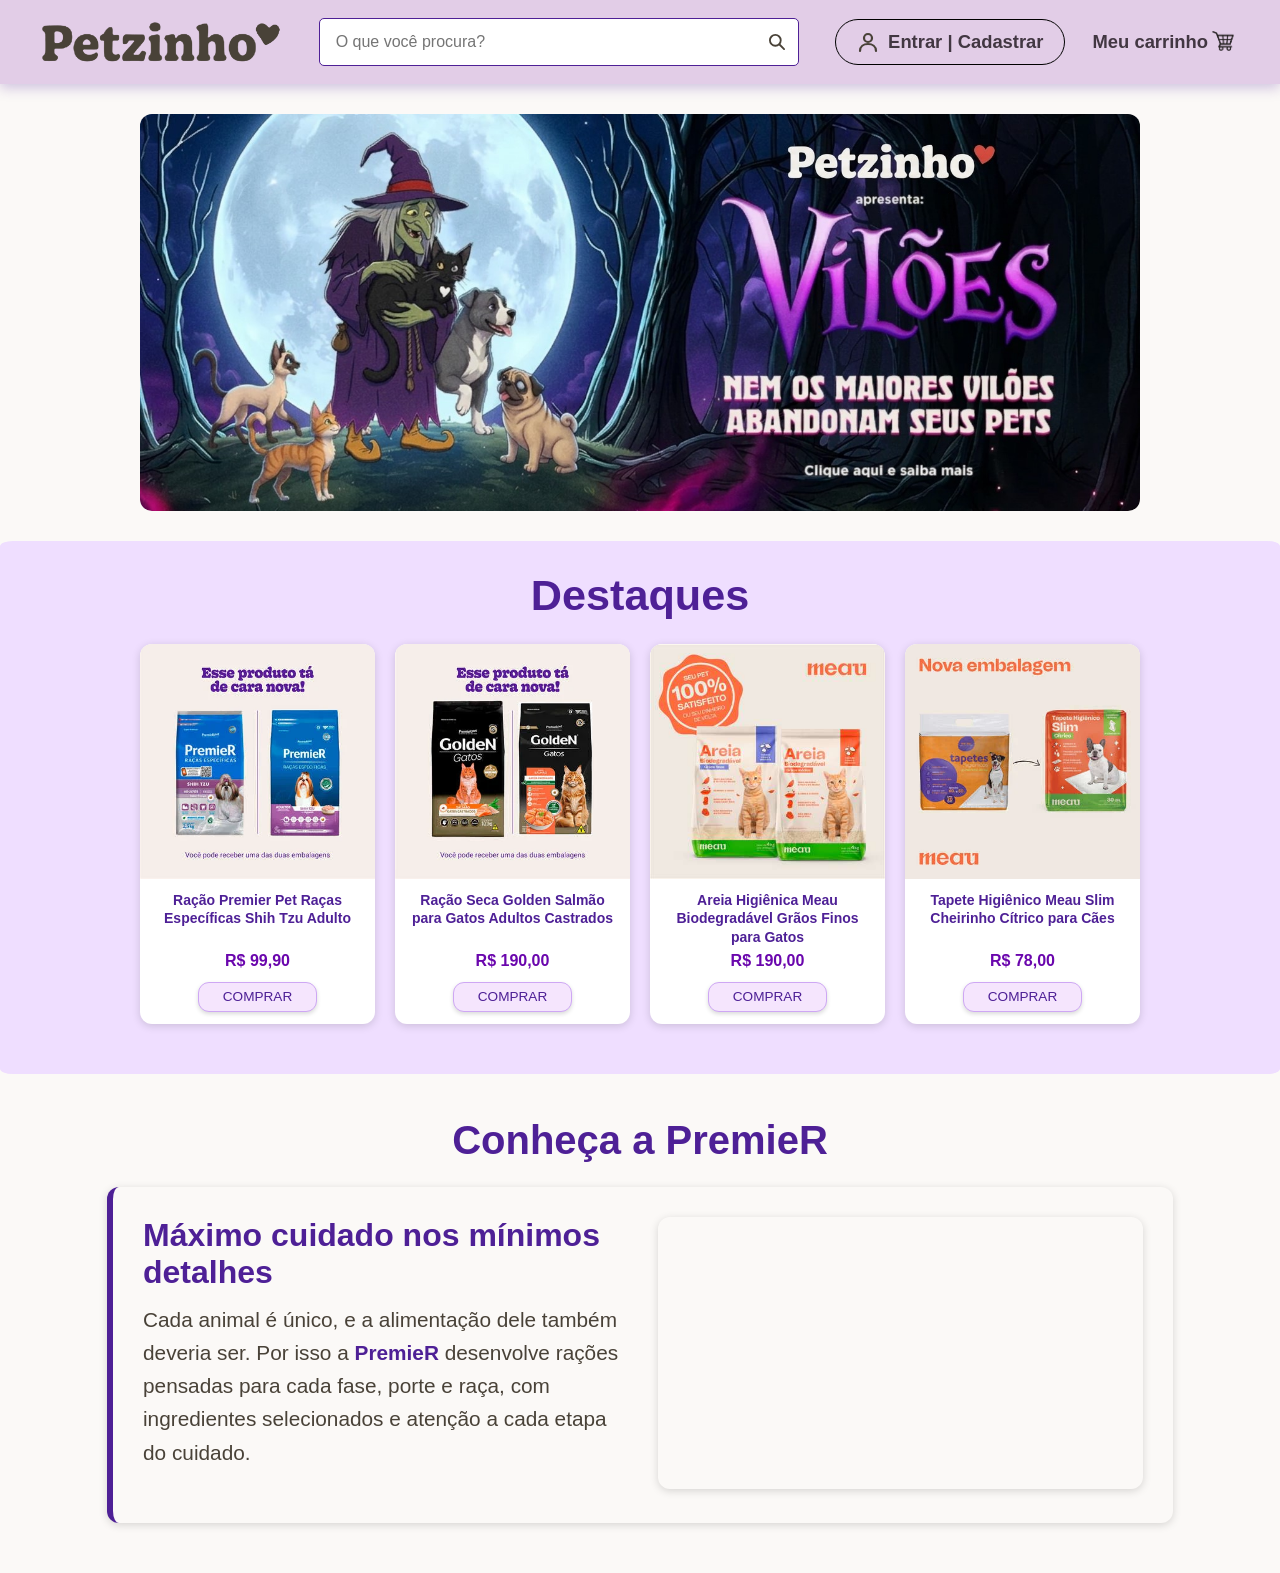
<file: index.html>
<!DOCTYPE html>
<html lang="pt-br">

<head>
    <meta charset="UTF-8">
    <meta name="viewport" content="width=device-width, initial-scale=1.0">

    <link rel="icon" type="image/png" href="assets/patas-favicon.png">
    <link rel="stylesheet" href="css/style.css">
    <link rel="stylesheet" href="css/home.css">
    <title>Petzinho</title>
</head>

<body class="home">
    <header>

        <div class="logo-header">
            <a href="index.html" aria-label="Ir para o Início">
                <img src="assets/logo.png" alt="Logo">
            </a>
        </div>

        <div class="search">
            <input type="search" placeholder="O que você procura?" aria-label="Buscar produtos">
            <button type="button" class="search-btn">
                <img src="assets/lupa.svg" alt="Buscar">
            </button>
        </div>


        <div class="header-right">

            <a href="#" class="login-header" aria-label="Entrar ou cadastrar">
                <img src="assets/pessoa.svg" alt="">
                <span class="label">Entrar | Cadastrar</span>
            </a>

            <div class="cart-header">
                <a href="cart.html">
                    <span class="label">Meu carrinho</span>
                    <img src="assets/carrinho-icone.png" alt="Carrinho">
                </a>
            </div>

        </div>
    </header>

    <div class="banner">
        <img src="assets/banner.jpg" alt="Foto do Banner">
    </div>

    <div class="products-section">
        <h2>Destaques</h2>

        <div class="products">
            <div class="card">
                <a href="product-cart.html">
                    <img src="assets/cachorro.webp" alt="Ração Premier Pet Raças Específicas Shih Tzu Adulto">
                </a>

                <div class="card-info">
                    <h3><a href="product-cart.html">Ração Premier Pet Raças Específicas Shih Tzu Adulto</a></h3>
                    <p>R$ 99,90</p>
                    <a href="product-cart.html" class="button">Comprar</a>
                </div>
            </div>

            <div class="card">
                <a href="product-cart-2.html">
                    <img src="assets/gato.webp" alt="Ração Seca Golden Salmão para Gatos Adultos Castrados">
                </a>

                <div class="card-info">
                    <h3><a href="product-cart-2.html">Ração Seca Golden Salmão para Gatos Adultos Castrados</a></h3>
                    <p>R$ 190,00</p>
                    <a href="product-cart-2.html" class="button">Comprar</a>
                </div>
            </div>

            <div class="card">
                <a href="product-cart-3.html">
                    <img src="assets/Areia.jpg" alt="Areia higiênica Meau para gatos">
                </a>

                <div class="card-info">
                    <h3><a href="product-cart-3.html">Areia Higiênica Meau Biodegradável Grãos Finos para Gatos</a></h3>
                    <p>R$ 190,00</p>
                    <a href="product-cart-3.html" class="button">Comprar</a>
                </div>
            </div>

            <div class="card">
                <a href="product-cart-4.html">
                    <img src="assets/tapete.webp" alt="Tapete higiênico Meau Slim para cães">
                </a>

                <div class="card-info">
                    <h3><a href="product-cart-4.html">Tapete Higiênico Meau Slim Cheirinho Cítrico para Cães</a></h3>
                    <p>R$ 78,00</p>
                    <a href="product-cart-4.html" class="button">Comprar</a>
                </div>
            </div>

        </div>

    </div>

    <div class="ad-section">

        <h2>Conheça a PremieR</h2>

        <div class="product-ad">
            <div class="ad-text">
                <h3>Máximo cuidado nos mínimos detalhes</h3>
                <p>Cada animal é único, e a alimentação dele também deveria ser. Por isso a <strong>PremieR</strong> desenvolve rações pensadas para cada fase, porte e raça, com ingredientes
                    selecionados e atenção a cada etapa do cuidado.</p>
            </div>
            <div class="ad-video">
                <iframe src="https://www.youtube.com/embed/iAzC0tPZ6Ms" title="Vídeo PremieR"></iframe>
            </div>
        </div>
    </div>
</body>

</html>
</file>
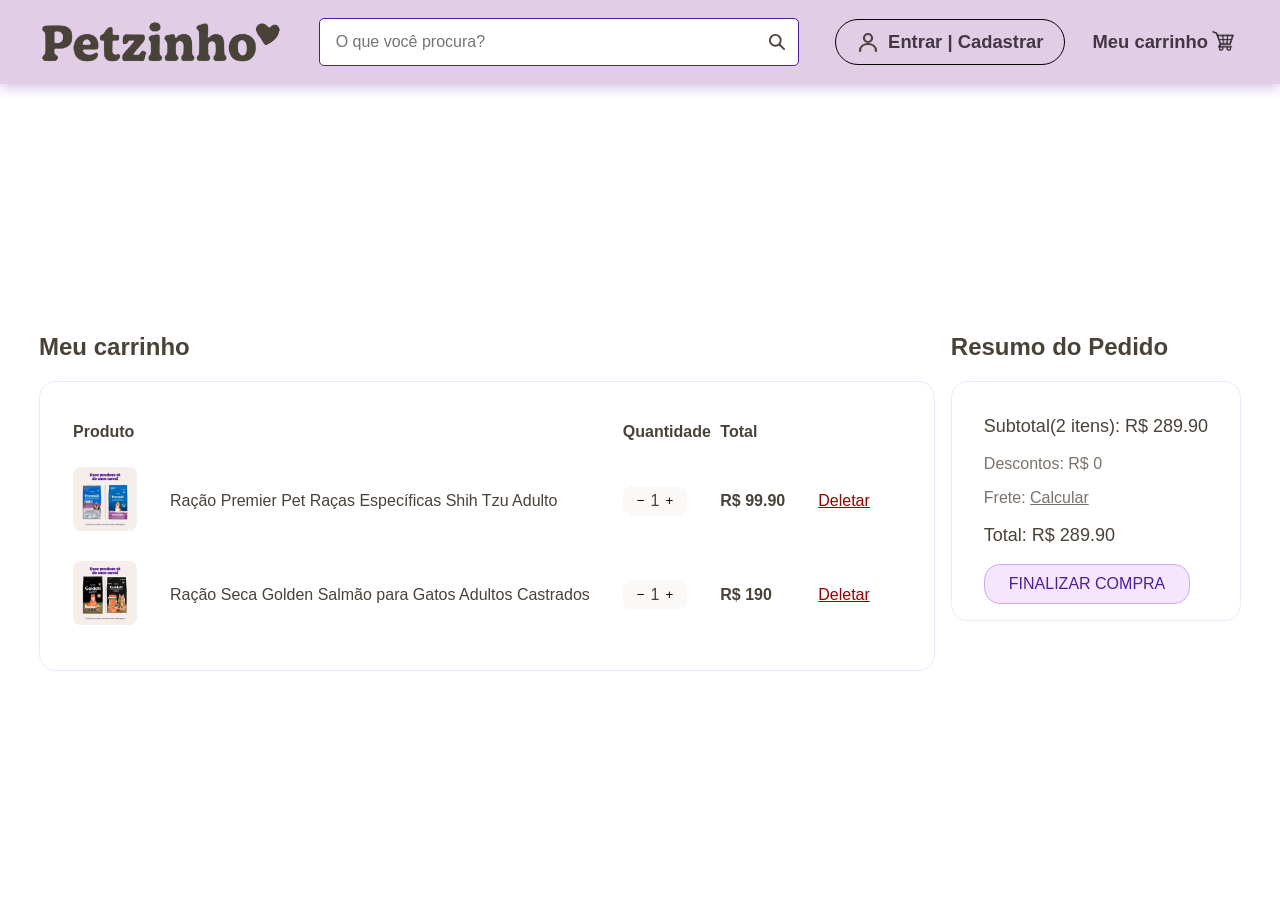
<file: cart.html>
<!DOCTYPE html>
<html lang="pt-br">

<head>
    <meta charset="UTF-8">
    <meta name="viewport" content="width=device-width, initial-scale=1.0">

    <link rel="icon" type="image/png" href="assets/patas-favicon.png">
    <link rel="stylesheet" href="css/style.css">
    <link rel="stylesheet" href="css/cart.css">
    <title>Meu carrinho</title>
</head>

<body>
    <header>

        <div class="logo-header">
            <a href="index.html" aria-label="Ir para o Início">
                <img src="assets/logo.png" alt="Logo">
            </a>
        </div>

        <div class="search">
            <input type="search" placeholder="O que você procura?" aria-label="Buscar produtos">
            <button type="button" class="search-btn">
                <img src="assets/lupa.svg" alt="Buscar">
            </button>
        </div>


        <div class="header-right">

            <a href="#" class="login-header" aria-label="Entrar ou cadastrar">
                <img src="assets/pessoa.svg" alt="">
                <span class="label">Entrar | Cadastrar</span>
            </a>

            <div class="cart-header">
                <a href="cart.html">
                    <span class="label">Meu carrinho</span>
                    <img src="assets/carrinho-icone.png" alt="Carrinho">
                </a>
            </div>

        </div>
    </header>
    <main>
        <div>
            <h2>Meu carrinho</h2>
            <div class="cart-container">
                <table>
                    <tr>
                        <th class="cart-header" colspan="2">Produto</th>
                        <th class="cart-header">Quantidade</th>
                        <th class="cart-header" colspan="2">Total</th>
                    </tr>
                    <tr class="product-row">
                        <td> <a href="product-cart.html"><img class="cart-product-img" src="assets/cachorro.webp" alt="Foto da ração de cachorro"></a></td>
                        <td> <a href="product-cart.html" class="cart-product-name">Ração Premier Pet Raças Específicas Shih Tzu Adulto</a></td>
                        <td>
                            <div class="quantity-button">
                                <button>−</button>
                                <span>1</span>
                                <button>+</button>
                            </div>
                        </td>
                        <td class="cart-price">R$ 99.90</td>
                        <td><span class="underlined-text warning-text">Deletar</span></td>
                    </tr>
                    <tr class="product-row">
                        <td> <a href="product-cart-2.html"> <img class="cart-product-img" src="assets/gato.webp" alt="Foto da ração de gato"></a></td>
                        <td> <a href="product-cart-2.html" class="cart-product-name">Ração Seca Golden Salmão para Gatos Adultos Castrados</a></td>
                        <td>
                            <div class="quantity-button">
                                <button>−</button>
                                <span>1</span>
                                <button>+</button>
                            </div>
                        </td>
                        <td class="cart-price">R$ 190</td>
                        <td><span class="underlined-text warning-text">Deletar</span></td>
                    </tr>
                </table>
            </div>
        </div>
        <div class="order-summary">
            <h2>Resumo do Pedido</h2>
            <div class="cart-container">
                <p class="cart-summary-highlight">Subtotal(2 itens): R$ 289.90</p>
                <p class="cart-summary">Descontos: R$ 0</p>
                <p class="cart-summary">
                    Frete: <span class="underlined-text cart-summary">Calcular</span>
                </p>
                <p class="cart-summary-highlight">Total: R$ 289.90</p>
                <button class="button">Finalizar Compra</button>
            </div>
        </div>  
    </main>
    <footer></footer>
</body>

</html>
</file>
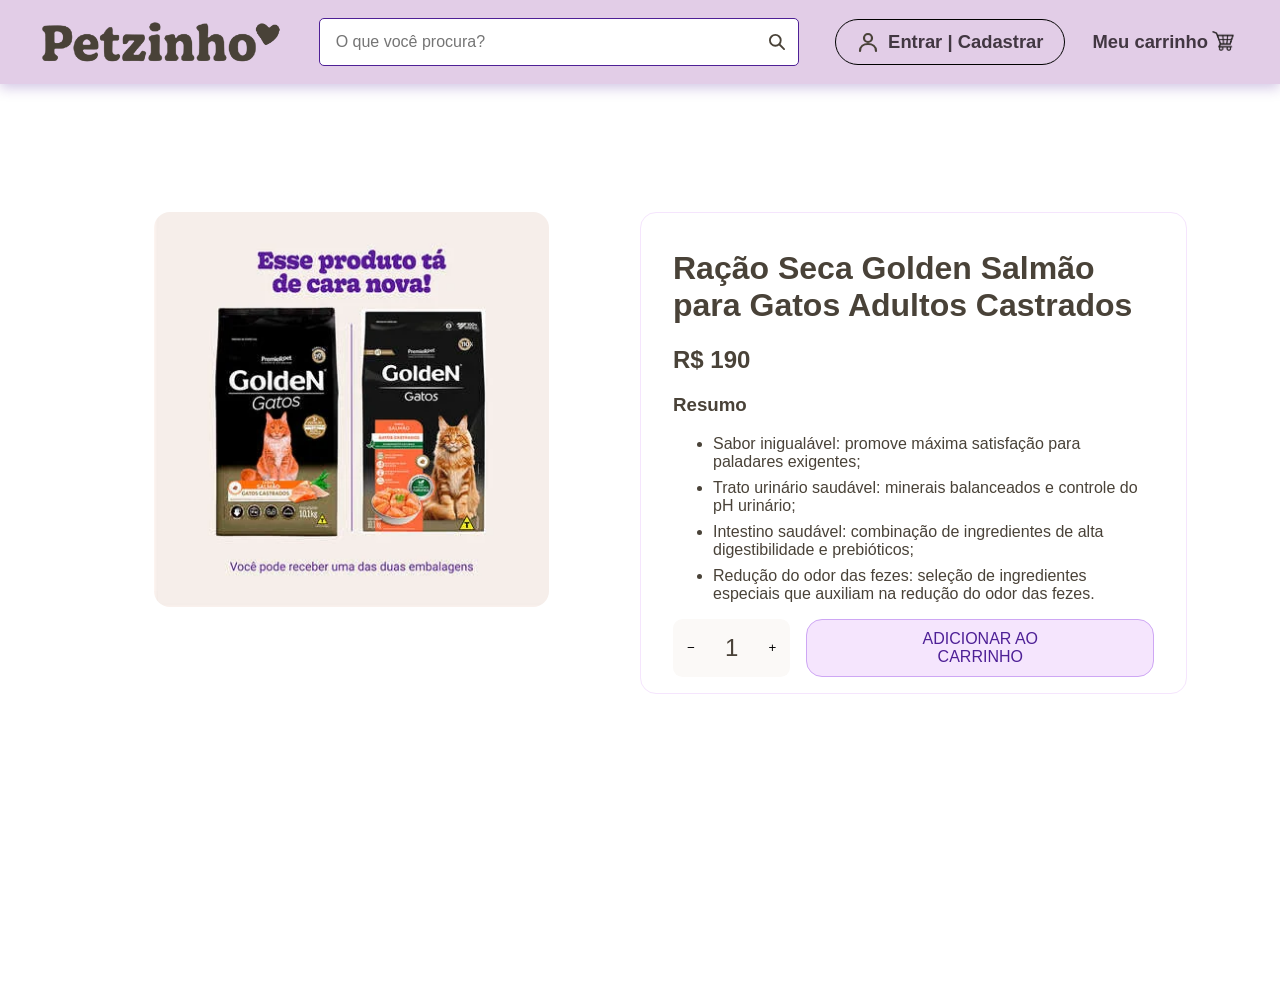
<file: product-cart-2.html>
<!DOCTYPE html>
<html lang="pt-br">

<head>
    <meta charset="UTF-8">
    <meta name="viewport" content="width=device-width, initial-scale=1.0">

    <link rel="icon" type="image/png" href="assets/patas-favicon.png">
    <link rel="stylesheet" href="css/style.css">
    <link rel="stylesheet" href="css/product.css">
    <title>Ração Golden Salmão para Gatos</title>
</head>

<body>
    <header>

        <div class="logo-header">
            <a href="index.html" aria-label="Ir para o Início">
                <img src="assets/logo.png" alt="Logo">
            </a>
        </div>

        <div class="search">
            <input type="search" placeholder="O que você procura?" aria-label="Buscar produtos">
            <button type="button" class="search-btn">
                <img src="assets/lupa.svg" alt="Buscar">
            </button>
        </div>


        <div class="header-right">

            <a href="#" class="login-header" aria-label="Entrar ou cadastrar">
                <img src="assets/pessoa.svg" alt="">
                <span class="label">Entrar | Cadastrar</span>
            </a>

            <div class="cart-header">
                <a href="cart.html">
                    <span class="label">Meu carrinho</span>
                    <img src="assets/carrinho-icone.png" alt="Carrinho">
                </a>
            </div>

        </div>
    </header>
    <main>

        <div class="product-image">
            <img src="assets/gato.webp" alt="Foto da ração">
        </div>


        <div class="product-info">
            <h1>Ração Seca Golden Salmão para Gatos Adultos Castrados</h1>
            <h2 class="price-product"><strong>R$ 190</strong></h2>
            <h3>Resumo</h3>
            <ul>
                <li>Sabor inigualável: promove máxima satisfação para paladares exigentes;</li>
                <li>Trato urinário saudável: minerais balanceados e controle do pH urinário;</li>
                <li>Intestino saudável: combinação de ingredientes de alta digestibilidade e prebióticos;</li>
                <li>Redução do odor das fezes: seleção de ingredientes especiais que auxiliam na redução do odor das
                    fezes.</li>
            </ul>

            <div class="add-to-cart">

                <div class="quantity-button quantity-product">
                    <button>−</button>
                    <span>1</span>
                    <button>+</button>
                </div>

                <button class="button add-to-cart-button">Adicionar ao Carrinho</button>
            </div>

    </main>
    <footer></footer>
</body>

</html>
</file>
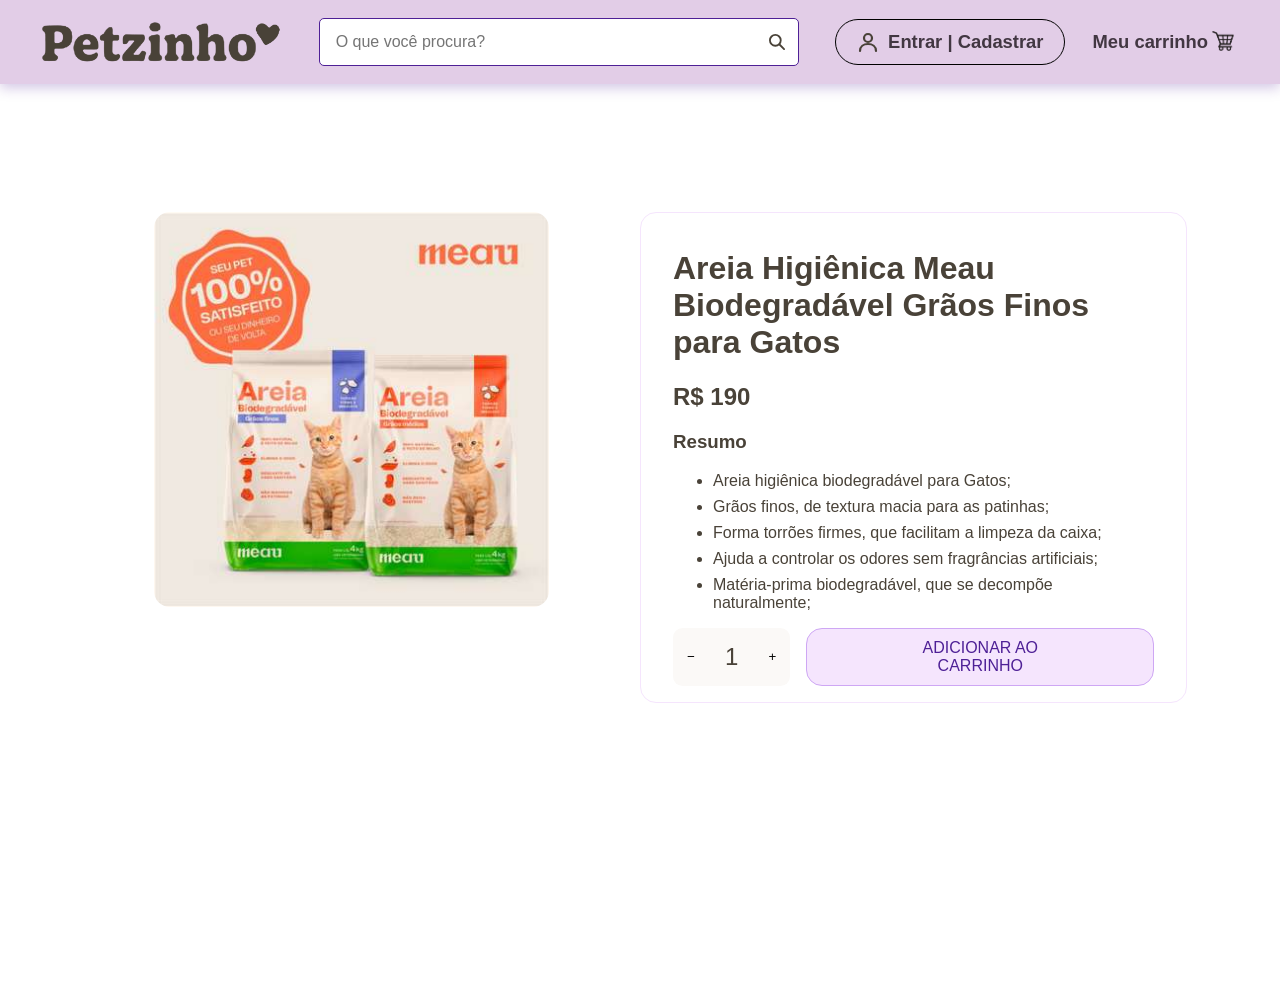
<file: product-cart-3.html>
<!DOCTYPE html>
<html lang="pt-br">

<head>
    <meta charset="UTF-8">
    <meta name="viewport" content="width=device-width, initial-scale=1.0">

    <link rel="icon" type="image/png" href="assets/patas-favicon.png">
    <link rel="stylesheet" href="css/style.css">
    <link rel="stylesheet" href="css/product.css">
    <title>Areia Higiênica</title>
</head>

<body>
    
    <header>

        <div class="logo-header">
            <a href="index.html" aria-label="Ir para o Início">
                <img src="assets/logo.png" alt="Logo">
            </a>
        </div>

        <div class="search">
            <input type="search" placeholder="O que você procura?" aria-label="Buscar produtos">
            <button type="button" class="search-btn">
                <img src="assets/lupa.svg" alt="Buscar">
            </button>
        </div>


        <div class="header-right">

            <a href="#" class="login-header" aria-label="Entrar ou cadastrar">
                <img src="assets/pessoa.svg" alt="">
                <span class="label">Entrar | Cadastrar</span>
            </a>

            <div class="cart-header">
                <a href="cart.html">
                    <span class="label">Meu carrinho</span>
                    <img src="assets/carrinho-icone.png" alt="Carrinho">
                </a>
            </div>

        </div>
    </header>
    <main>

        <div class="product-image">
            <img src="assets/Areia.jpg" alt="Foto da areia">
        </div>


        <div class="product-info">
            <h1>Areia Higiênica Meau Biodegradável Grãos Finos para Gatos</h1>
            <h2 class="price-product"><strong>R$ 190</strong></h2>
            <h3>Resumo</h3>
            <ul>
                <li>Areia higiênica biodegradável para Gatos;</li>
                <li>Grãos finos, de textura macia para as patinhas;</li>
                <li>Forma torrões firmes, que facilitam a limpeza da caixa;</li>
                <li>Ajuda a controlar os odores sem fragrâncias artificiais;</li>
                <li>Matéria-prima biodegradável, que se decompõe naturalmente;</li>
            </ul>

            <div class="add-to-cart">

                <div class="quantity-button quantity-product">
                    <button>−</button>
                    <span>1</span>
                    <button>+</button>
                </div>

                <button class="button add-to-cart-button">Adicionar ao Carrinho</button>
            </div>

    </main>
    <footer></footer>
</body>

</html>
</file>
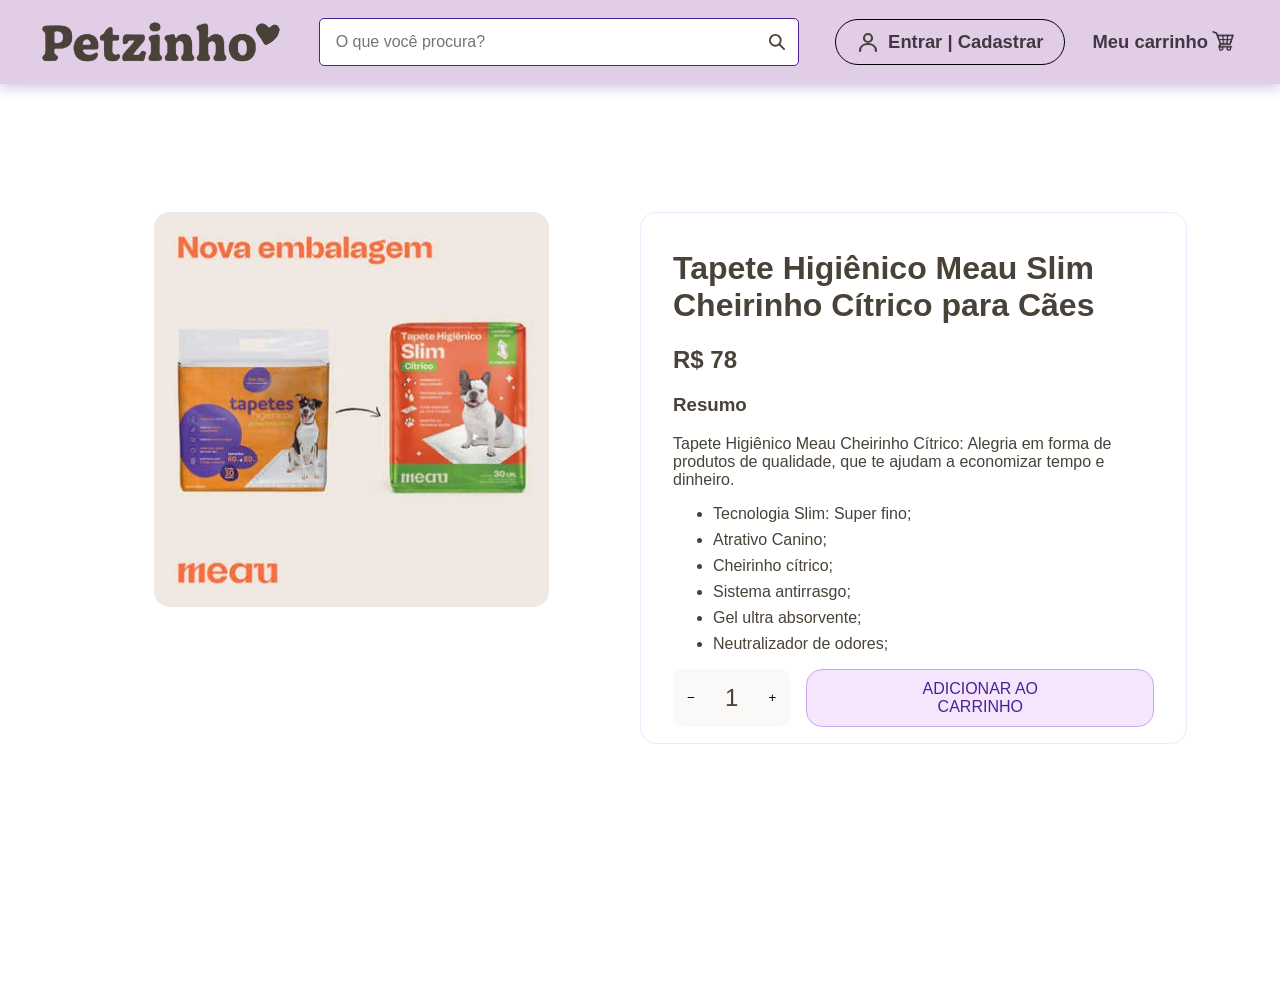
<file: product-cart-4.html>
<!DOCTYPE html>
<html lang="pt-br">

<head>
    <meta charset="UTF-8">
    <meta name="viewport" content="width=device-width, initial-scale=1.0">

    <link rel="icon" type="image/png" href="assets/patas-favicon.png">
    <link rel="stylesheet" href="css/style.css">
    <link rel="stylesheet" href="css/product.css">
    <title>Tapete Higiênico</title>
</head>

<body>
    <header>

        <div class="logo-header">
            <a href="index.html" aria-label="Ir para o Início">
                <img src="assets/logo.png" alt="Logo">
            </a>
        </div>

        <div class="search">
            <input type="search" placeholder="O que você procura?" aria-label="Buscar produtos">
            <button type="button" class="search-btn">
                <img src="assets/lupa.svg" alt="Buscar">
            </button>
        </div>


        <div class="header-right">

            <a href="#" class="login-header" aria-label="Entrar ou cadastrar">
                <img src="assets/pessoa.svg" alt="">
                <span class="label">Entrar | Cadastrar</span>
            </a>

            <div class="cart-header">
                <a href="cart.html">
                    <span class="label">Meu carrinho</span>
                    <img src="assets/carrinho-icone.png" alt="Carrinho">
                </a>
            </div>

        </div>
    </header>
    <main>

        <div class="product-image">
            <img src="assets/tapete.webp" alt="Foto da tapete">
        </div>


        <div class="product-info">
            <h1>Tapete Higiênico Meau Slim Cheirinho Cítrico para Cães</h1>
            <h2 class="price-product"><strong>R$ 78</strong></h2>
            <h3>Resumo</h3>
            <p>Tapete Higiênico Meau Cheirinho Cítrico: Alegria em forma de produtos de qualidade, que te ajudam a economizar tempo e dinheiro.</p>

            <ul>
                <li>Tecnologia Slim: Super fino;</li>
                <li>Atrativo Canino;</li>
                <li>Cheirinho cítrico;</li>
                <li>Sistema antirrasgo;</li>
                <li>Gel ultra absorvente;</li>
                <li>Neutralizador de odores;</li>
            </ul>

            <div class="add-to-cart">

                <div class="quantity-button quantity-product">
                    <button>−</button>
                    <span>1</span>
                    <button>+</button>
                </div>

                <button class="button add-to-cart-button">Adicionar ao Carrinho</button>
            </div>

    </main>
    <footer></footer>
</body>

</html>
</file>
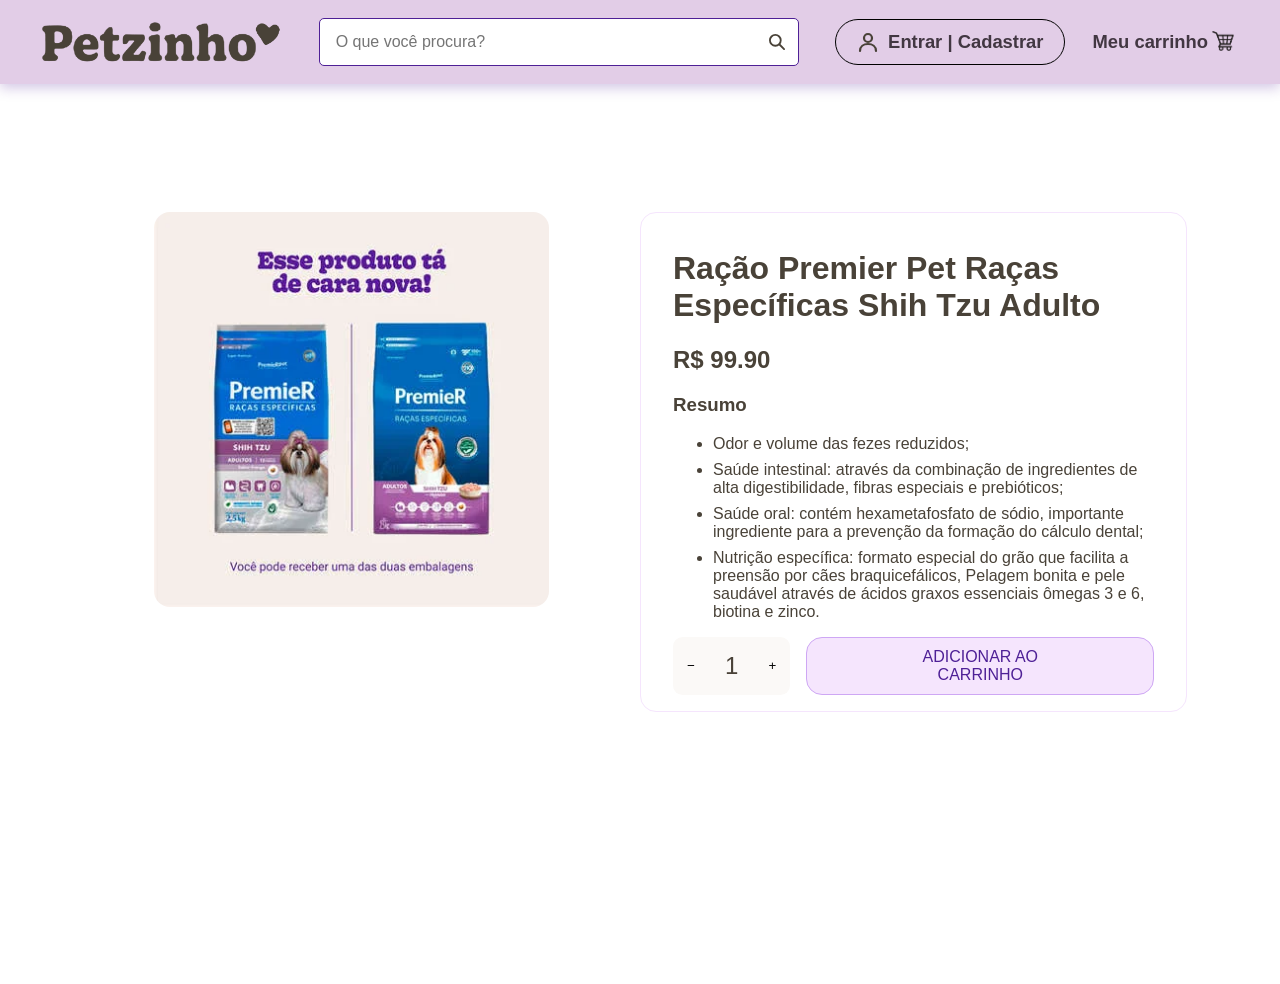
<file: product-cart.html>
<!DOCTYPE html>
<html lang="pt-br">

<head>
    <meta charset="UTF-8">
    <meta name="viewport" content="width=device-width, initial-scale=1.0">

    <link rel="icon" type="image/png" href="assets/patas-favicon.png">
    <link rel="stylesheet" href="css/style.css">
    <link rel="stylesheet" href="css/product.css">
    <title>Ração Premier Shih Tzu</title>
</head>

<body>
    <header>

        <div class="logo-header">
            <a href="index.html" aria-label="Ir para o Início">
                <img src="assets/logo.png" alt="Logo">
            </a>
        </div>

        <div class="search">
            <input type="search" placeholder="O que você procura?" aria-label="Buscar produtos">
            <button type="button" class="search-btn">
                <img src="assets/lupa.svg" alt="Buscar">
            </button>
        </div>


        <div class="header-right">

            <a href="#" class="login-header" aria-label="Entrar ou cadastrar">
                <img src="assets/pessoa.svg" alt="">
                <span class="label">Entrar | Cadastrar</span>
            </a>

            <div class="cart-header">
                <a href="cart.html">
                    <span class="label">Meu carrinho</span>
                    <img src="assets/carrinho-icone.png" alt="Carrinho">
                </a>
            </div>

        </div>
    </header>
    <main>

        <div class="product-image">
            <img src="assets/cachorro.webp" alt="Foto da ração">
        </div>
        </div>


        <div class="product-info">
            <h1>Ração Premier Pet Raças Específicas Shih Tzu Adulto</h1>
            <h2 class="price-product"><strong>R$ 99.90</strong></h2>
            <h3>Resumo</h3>
            <ul>
                <li>Odor e volume das fezes reduzidos;</li>
                <li>Saúde intestinal: através da combinação de ingredientes de alta digestibilidade, fibras especiais e prebióticos;</li>
                <li>Saúde oral: contém hexametafosfato de sódio, importante ingrediente para a prevenção da formação do cálculo dental;</li>
                <li>Nutrição específica: formato especial do grão que facilita a preensão por cães braquicefálicos, Pelagem bonita e pele saudável através de ácidos graxos essenciais ômegas 3 e 6, biotina e zinco.</li>
            </ul>

            <div class="add-to-cart">

                <div class="quantity-button quantity-product">
                    <button>−</button>
                    <span>1</span>
                    <button>+</button>
                </div>

                <button class="button add-to-cart-button">Adicionar ao Carrinho</button>
            </div>

    </main>
    <footer></footer>
</body>

</html>
</file>
<file: css/style.css>
html {
    --primary-dark: #401880;
    --primary-emphasis: #8d04fd;
    --primary: #4e2096;
    --primary-light: #cea7f4;
    --primary-lightest: #f5e5fd;
    --text: #494238;
    --text-muted: #7a736b;
    --danger: #960000;
    --surface: #fbf9f7;
    --transparent: transparent;

    font-family: Arial, Helvetica, sans-serif;
    color: var(--text);
}

body {
    margin: 0;
}

header {
    display: flex;
    justify-content: space-between;
    align-items: center;
    gap: 32px;
    padding: 18px max(40px, calc((100% - 1280px) / 2));
    background-color: #e2cde7;
    box-shadow: 0 4px 12px rgba(78, 32, 150, 0.25);
    position: sticky;
    top: 0;
    z-index: 10;
}

.logo-header img {
    height: 44px;
    display: block;
}

.search {
    position: relative;
    flex: 1;
    min-width: 0;
    max-width: 480px;
}

.search input {
    width: 100%;
    box-sizing: border-box;
    height: 48px;
    padding: 8px 44px 8px 16px;
    border: 1px solid var(--primary);
    border-radius: 5px;
    font-size: 1rem;
    background-color: white;
    color: var(--text);
    transition: 0.3s;
}

.search-btn {
    position: absolute;
    right: 12px;
    top: 50%;
    transform: translateY(-50%);
    display: flex;
    padding: 0;
    border: none;
    background: none;
    cursor: pointer;
}

.search-btn img {
    width: 20px;
}

.search input:focus {
    outline: none;
    box-shadow: 0 0 0 3px var(--primary-lightest);
}

.cart-header img {
    width: 34px;
    margin-left: -10px;
    margin-top: -2px;
}

.cart-header a {
    display: flex;
    align-items: center;
    gap: 8px;
    text-decoration: none;
    color: rgb(66, 55, 66);
    font-weight: bold;
    transition: 0.3s;
    font-size: 1.15rem;
    white-space: nowrap;
}

.cart-header:hover a {
    color: rgb(90, 47, 90);
}

.header-right {
    display: flex;
    align-items: center;
    gap: 28px;
}

.login-header {
    display: flex;
    align-items: center;
    gap: 8px;
    padding: 10px 20px;
    border: 1px solid black;
    border-radius: 24px;
    text-decoration: none;
    color: rgb(66, 55, 66);
    font-weight: bold;
    font-size: 1.15rem;
    transition: 0.3s;
    white-space: nowrap;
}

.login-header:hover {
    background-color: var(--primary-lightest);
}

.quantity-button {
    border-radius: 0.6rem;
    background-color: var(--surface);
    padding: 0.4rem 0.5rem;
    width: fit-content;
    display: inline-flex;
}

.quantity-button button {
    border: none;
    background-color: var(--transparent);
}

.quantity-button button:hover {
    cursor: pointer;
}

.underlined-text {
    text-decoration: underline;
}

.underlined-text:hover {
    cursor: pointer;
}

.button {
    padding: 0.625rem 1.5rem;
    border-radius: 1rem;
    border: 1px solid var(--primary-light);
    font-size: 1rem;
    text-transform: uppercase;
    background-color: var(--primary-lightest);
    color: var(--primary);
    transition: 0.3s;
}

.button:hover {
    color: var(--primary-emphasis);
    background-color: white;
    border: 1px solid var(--primary-dark);
    cursor: pointer;
}

@media (max-width: 1000px) {
    header {
        display: grid;
        grid-template-columns: auto 1fr;
        grid-template-areas:
            "logo   direita"
            "busca  busca";
        gap: 12px 20px;
        padding: 16px 20px;
        position: static;
    }

    .logo-header {
        grid-area: logo;
    }

    .header-right {
        grid-area: direita;
        justify-self: end;
    }

    .search {
        grid-area: busca;
        max-width: none;
    }
}

@media (max-width: 600px) {
    header {
        grid-template-columns: 1fr auto 1fr;
        grid-template-areas:
            "login  logo   carrinho"
            "busca  busca  busca";
    }

    .header-right {
        display: contents;
    }

    .login-header {
        grid-area: login;
        justify-self: start;
        padding: 8px;
        border-radius: 50%;
    }

    .logo-header img {
        height: 30px;
    }

    .cart-header {
        grid-area: carrinho;
        justify-self: end;
    }

    .cart-header img {
        margin: 0;
    }

    .label {
        display: none;
    }
}
</file>
<file: css/home.css>
html {
    --primary-light-products: #efdeff;
}

.banner {
    max-width: 1000px;
    margin: 30px auto 0;
    padding: 0 20px;
}

.banner img {
    width: 100%;
    height: auto;
    display: block;
    border-radius: 12px;
}

.home {
    background-color: var(--surface);
}

.card {
    background-color: white;
    border-radius: 12px;
    overflow: hidden;
    display: flex;
    flex-direction: column;
    box-shadow: 0 2px 8px rgba(0, 0, 0, 0.15);
}

.card-info {
    flex: 1;
    display: flex;
    flex-direction: column;
    padding: 12px;
}

.products-section {
    text-align: center;
    color: var(--primary);
    font-size: 1.8rem;
    margin: 30px 0 24px 0;
    padding: 30px 20px 50px 20px;
    background-color: var(--primary-light-products);
    border-radius: 1%;
}

.products-section h2 {
    margin: 0 0 24px 0;
}

.products {
    display: grid;
    grid-template-columns: repeat(4, 1fr);
    gap: 20px;
    max-width: 1000px;
    margin: 0 auto;
}

.products img {
    width: 100%;
    display: block;
}

.ad-section {
    padding: 20px 20px 50px 20px;
}

.ad-section h2 {
    text-align: center;
    color: var(--primary);
    font-size: 2.5rem;
    margin: 0 0 24px 0;
}

.product-ad {
    display: flex;
    align-items: center;
    gap: 30px;
    max-width: 1000px;
    margin: 0 auto;
    background-color: var(--surface);
    padding: 30px;
    border-radius: 12px;
    box-shadow: 0 2px 8px rgba(0, 0, 0, 0.15);
    border-left: 6px solid var(--primary);
}

.ad-text,
.ad-video {
    flex: 50%;
}

.ad-video iframe {
    width: 100%;
    aspect-ratio: 16 / 9;
    border: none;
    border-radius: 12px;
    box-shadow: 0 2px 8px rgba(0, 0, 0, 0.15);
}

.ad-text h3 {
    color: var(--primary);
    font-size: 2.0rem;
    margin: 0 0 12px 0;
}

.ad-text {
    align-self: flex-start;
}

.ad-text p {
    font-size: 1.3rem;
    line-height: 1.6;
    color: var(--text);
    margin: 0;
    hyphens: auto;
}

.ad-text strong {
    color: var(--primary);
}

.card-info h3 {
    font-size: 14px;
    margin: 0 0 6px 0;
    line-height: 1.3;
    min-height: calc(1.3em * 3);
}

.card-info h3 a {
    text-decoration: none;
    color: var(--primary);
}

.card-info h3 a:hover {
    color: purple;
}

.card-info p {
    font-size: 16px;
    font-weight: bold;
    color: rgb(106, 6, 173);
    margin: 0 0 12px 0;
}

.card-info .button {
    align-self: center;
    margin-top: auto;
    padding: 0.4rem 1.5rem;
    font-size: 0.85rem;
    border-radius: 11px;
    text-decoration: none;
    box-shadow: 0 2px 4px rgba(0, 0, 0, 0.15);
}

@media (max-width: 900px) {
    .products {
        grid-template-columns: repeat(2, 1fr);
    }
}

@media (max-width: 768px) {
    .product-ad {
        flex-direction: column;
        align-items: stretch;
    }

    .ad-text,
    .ad-video {
        flex: none;
        width: 100%;
    }
}

@media (max-width: 520px) {
    .products {
        grid-template-columns: 1fr;
    }
}
</file>
<file: css/cart.css>
body {
    min-height: 100vh;
    margin: 0;
    display: flex;
    flex-direction: column;
}

*,
*::before,
*::after {
    box-sizing: border-box;
}

main {
    flex: 1;
    width: 100%;
    padding: 2rem 1rem;
    display: grid;
    grid-template-columns: auto auto;
    justify-content: center;
    align-content: center;
    align-items: start;
    gap: 1rem;
}

main > div {
    min-width: 0;
    max-width: 100%;
}

.cart-container {
    max-width: 100%;
    padding: 1rem 2rem;
    border: 1px solid var(--primary-lightest);
    border-radius: 1rem;    
    overflow-x: auto;
}   

table {
    border-collapse: separate;
    border-spacing: 0 1.5rem;
    text-align: left;
}

.product-row td{
    padding-right: 2rem;
}

.cart-product-img {
    width: 4rem;
    height: 4rem;
    object-fit: cover;
    border-radius: 0.5rem;
}

.cart-product-name {
    width: 24rem;
    max-width: 24rem;
    white-space: normal;
    overflow-wrap: anywhere;
    color: var(--text);
    text-decoration: none;
}

.cart-product-name:hover {
    color: var(--text-muted);
}

.cart-price {
    font-weight: bold;
}

.cart-summary {
    font-size: 1rem;
    color: var(--text-muted);
}

.warning-text {
    color: var(--danger);
    font-size: 1rem;
}

.cart-summary-highlight {
    font-size: 1.125rem;
}

@media (orientation: portrait) {
    main {
        grid-template-columns: 1fr;
        justify-items: stretch;
        align-content: start;
        padding: 1.5rem 0.75rem;
        gap: 1.5rem;
    }

    .cart-container {
        padding: 1rem;
        overflow-x: visible;
    }


    table tr:first-child {
        display: none;
    }

    table,
    tbody {
        display: block;
        width: 100%;
    }

    .product-row {
        display: grid;
        grid-template-columns: 4rem 1fr;
        grid-template-areas:
            "img   name"
            "qty   qty"
            "price delete";
        gap: 0.75rem 1rem;
        align-items: center;
        padding: 1rem 0;
        border-bottom: 1px solid var(--primary-lightest);
    }

    .product-row:last-child {
        border-bottom: none;
    }

    .product-row td {
        padding: 0;
    }

    .product-row td:nth-child(1) { grid-area: img; }
    .product-row td:nth-child(2) { grid-area: name; }
    .product-row td:nth-child(3) { grid-area: qty; }
    .product-row td:nth-child(4) { grid-area: price; }
    .product-row td:nth-child(5) { grid-area: delete; text-align: right; }

    .cart-product-name {
        width: auto;
        max-width: 100%;
        overflow-wrap: break-word; 
    }
}
</file>
<file: css/product.css>
main{
    display: flex;
    align-items: flex-start;
    min-height: 100vh;
    padding: 10% 2rem 0;
    box-sizing: border-box;
}

.product-info{
         flex: 0 0 45%;
    box-sizing: border-box;
    margin-right: 5%;
    padding: 1rem 2rem;
    border: 1px solid var(--primary-lightest);
    border-radius: 1rem;
}

.product-image{
    flex: 0 0 50%;
    box-sizing: border-box;
    margin: 0;
}

.product-image img {
    display: block;
    max-width: 100%;
    width: 65%;
    border-radius: 1rem;    
    height: auto;
    margin-left: 20%;
}

.price-product{
   width: 15%;
   align-items: left;
   text-align: left;
    font-size: 150%;
    width: 80%;
    margin-right: 15%;
}

.product-info li {
    margin-bottom: 0.5rem;
}
.add-to-cart{
    display: flex;
    flex-direction: row;
    gap: 1rem; 
    width: 100%;
}
.add-to-cart-button{
    padding-left: 5rem;
    padding-right: 5rem; 
}
 
.quantity-product{
    display: flex;
    align-items: center;
    justify-content: space-between;
    width: 8rem;
    box-sizing: border-box;
    font-size: 1.5rem;
}

@media (max-width: 700px) {
    main {
        flex-direction: column;
        align-items: stretch;
        gap: 1.5rem;
        min-height: auto;
        padding: 1.5rem 1rem 2rem;
    }

    .product-image,
    .product-info {
        flex: 0 0 auto;
        width: 100%;
        margin: 0;
    }

    .product-image img {
        width: 100%;
        max-width: 28rem;
        margin: 0 auto;
    }

    .product-info {
        padding: 1rem;
    }

    .product-info h1 {
        font-size: clamp(1.5rem, 6vw, 2rem);
    }

    .add-to-cart {
        flex-wrap: wrap;
        align-items: stretch;
    }

    .quantity-product {
        flex: 0 0 7rem;
    }

    .add-to-cart-button {
        flex: 1 1 10rem;
        min-width: 0;
        padding: 0.75rem 1rem;
    }
}

@media (max-width: 380px) {
    .product-info {
        padding: 0.875rem;
    }

    .add-to-cart-button {
        flex-basis: 100%;
    }
}
</file>
